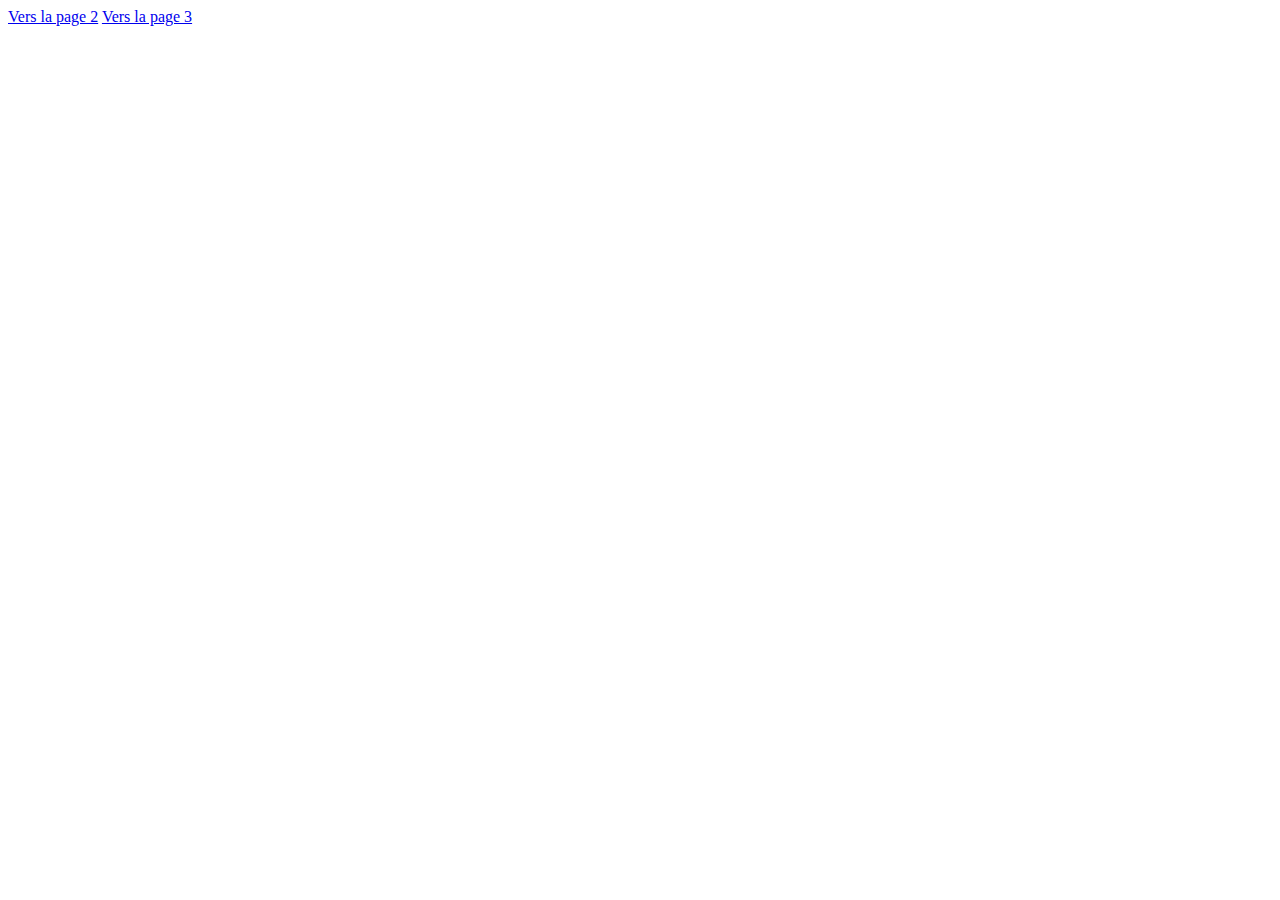
<file: go/redirection/page.html>
<!DOCTYPE html>
<html lang="en">
<head>
    <meta charset="UTF-8">
    <meta http-equiv="X-UA-Compatible" content="IE=edge">
    <meta name="viewport" content="width=device-width, initial-scale=1.0">
    <title>Document</title>
</head>
<body>
    <a href="/page2">Vers la page 2</a>
    <a href="/page3">Vers la page 3</a>
    
</body>
</html>
</file>
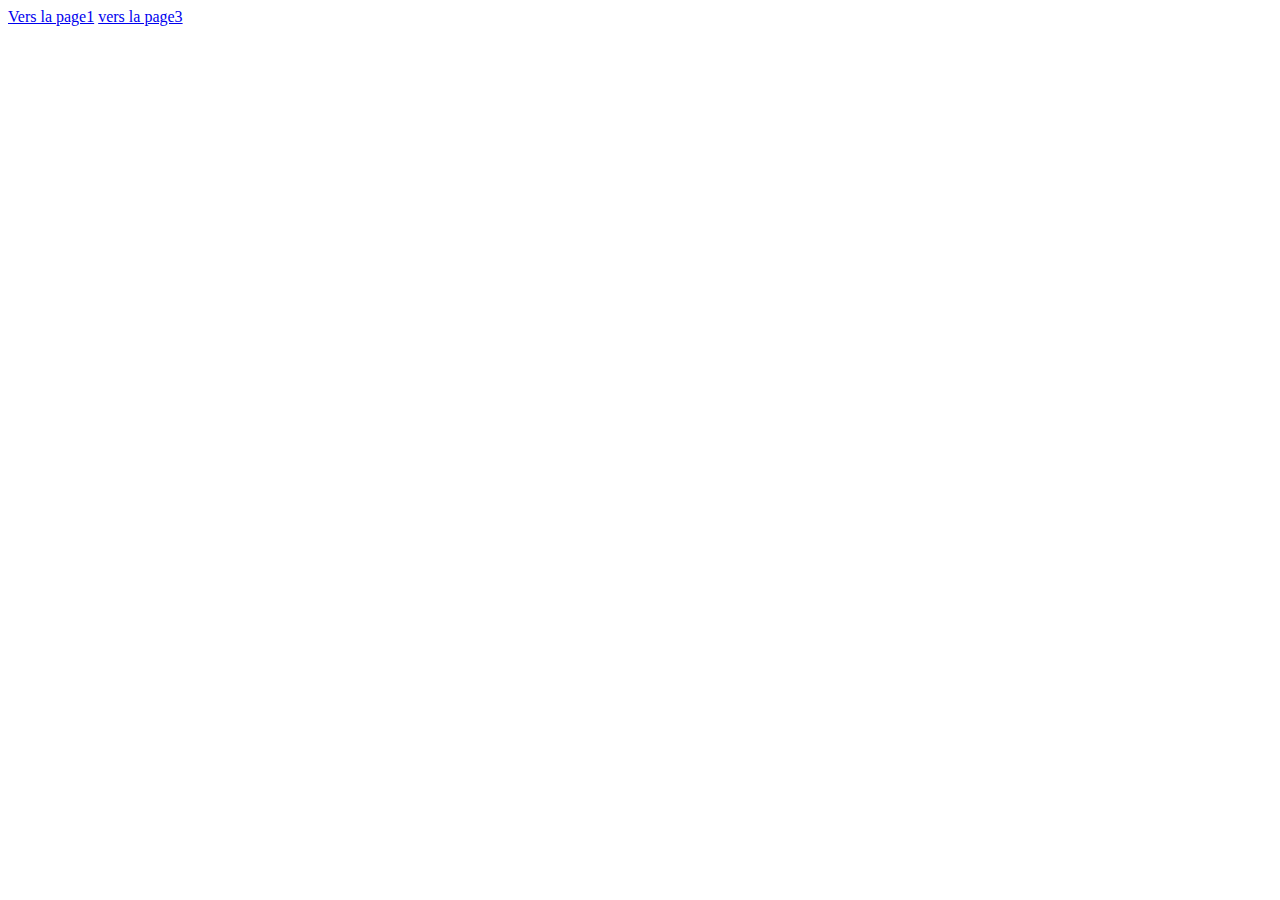
<file: go/redirection/page2.html>
<!DOCTYPE html>
<html lang="en">
<head>
    <meta charset="UTF-8">
    <meta http-equiv="X-UA-Compatible" content="IE=edge">
    <meta name="viewport" content="width=device-width, initial-scale=1.0">
    <title>Document</title>
</head>
<body>
    <a href="/">Vers la page1</a>
    <a href="/page3">vers la page3</a>
</body>
</html>
</file>
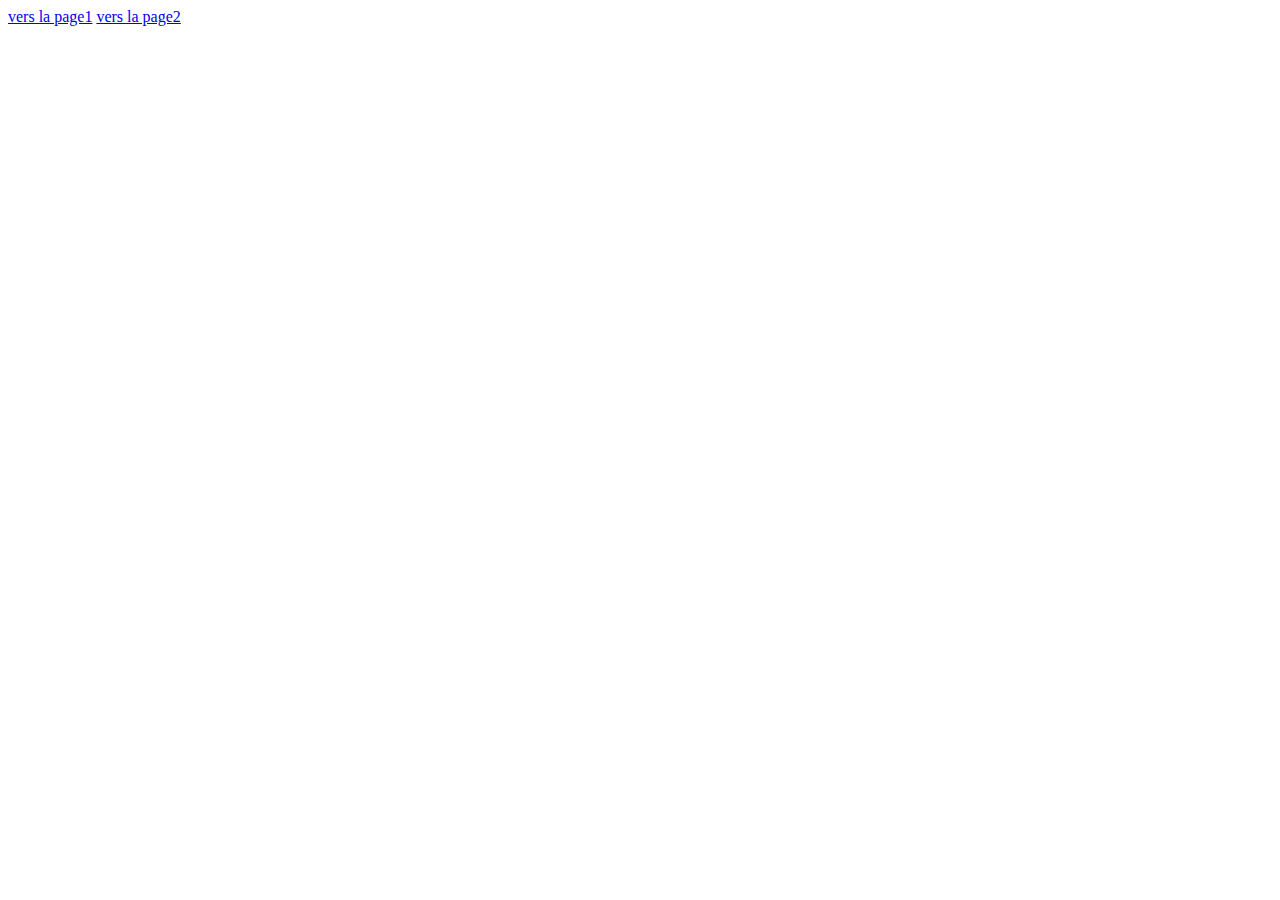
<file: go/redirection/page3.html>
<!DOCTYPE html>
<html lang="en">
<head>
    <meta charset="UTF-8">
    <meta http-equiv="X-UA-Compatible" content="IE=edge">
    <meta name="viewport" content="width=device-width, initial-scale=1.0">
    <title>Document</title>
</head>
<body>
    <a href="/">vers la page1</a>
    <a href="/page2">vers la page2</a>
</body>
</html>
</file>
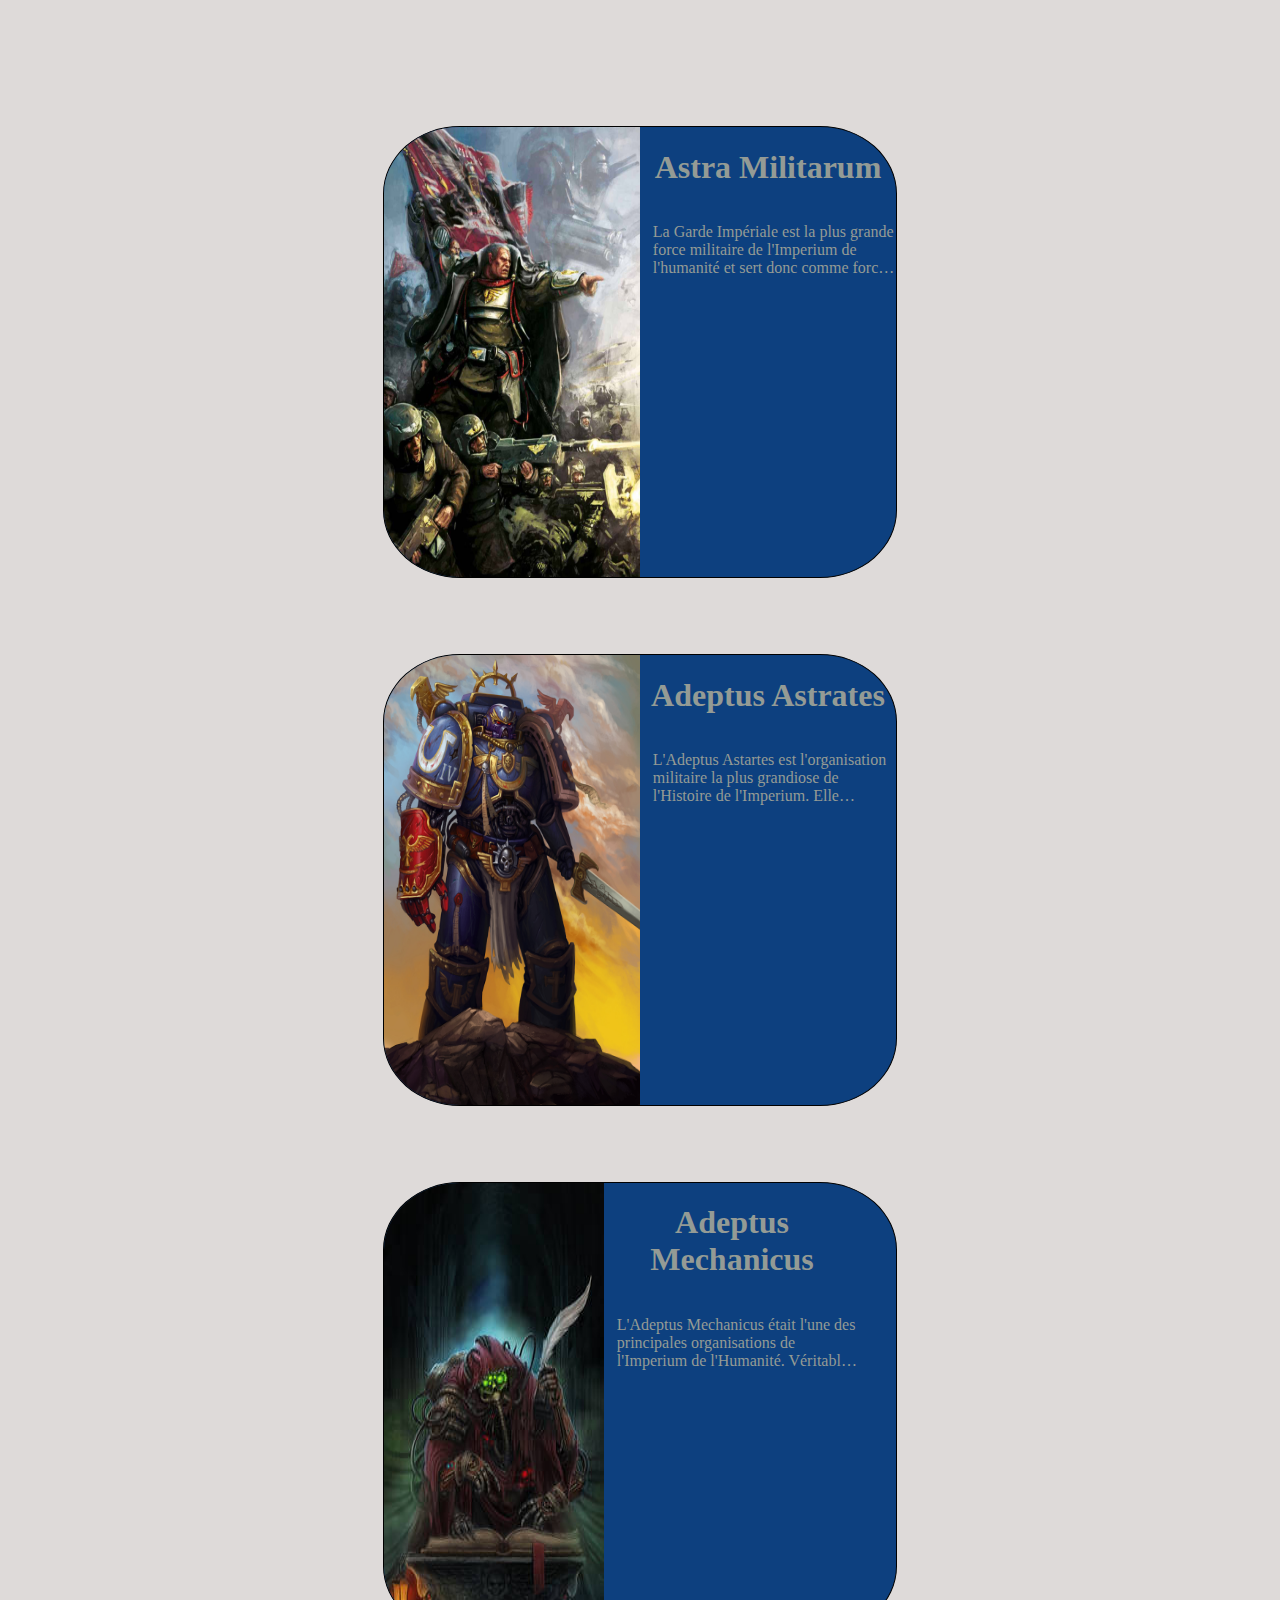
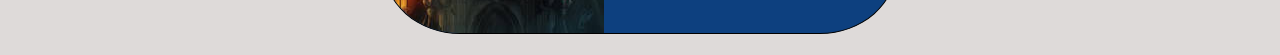
<file: web/cards/cards.html>
<!DOCTYPE html>
<html lang="en">
  <head>
    <meta charset="UTF-8" />
    <meta http-equiv="X-UA-Compatible" content="IE=edge" />
    <meta name="viewport" content="width=device-width, initial-scale=1.0" />
    <link rel="stylesheet" href="cards.css" />
    <title>Document</title>
  </head>
  <body>
    <div class="cards">
      <div id="cards1" class="card">
        <div class="imgcard">
          <img src="../image/astraIlustration.jpg" alt="astra militarum" />
        </div>
        <div class="text">
          <div class="titlecard">
            <h1>Astra Militarum</h1>
          </div>
          <div class="textcard">
            <p>
              La Garde Impériale est la plus grande force militaire de
              l'Imperium de l'humanité et sert donc comme force de combat
              primaire de l'Imperium et de première ligne de défense contre les
              ennemis multiples qui menacent l'existence de la race humaine à la
              fin du 41e Millénaire. Elle est composée d'innombrables milliards
              d'hommes et de femmes des centaines de milliers de différents
              régiments, soutenus par une vaste gamme de véhicules blindés
              légers et lourds qui fournissent le coup de poing offensive
              principale de la Garde.
            </p>
          </div>
        </div>
      </div>
      <div id="cards2" class="card">
        <div class="imgcard">
          <img src="../image/adeptus astrates.jpg" alt="adeptus astrates" />
        </div>
        <div class="text">
          <div class="titlecard">
            <h1>Adeptus Astrates</h1>
          </div>
          <div class="textcard">
            <p>
              L'Adeptus Astartes est l'organisation militaire la plus grandiose
              de l'Histoire de l'Imperium. Elle rassemble tous les soldats créés
              à l'image de l'Empereur, les space marines, il y a plus de 10,000
              ans. Elle compte aujourd'hui un nombre infime de combattants
              actifs comparé à l'ensemble de la population de la galaxie, mais
              c'est avec une force surhumaine et une puissance stratégique hors
              norme que l'Adeptus Astartes est capable de défendre l'Imperium
              contre toutes menaces.
            </p>
          </div>
        </div>
      </div>
      <div id="cards3" class="card">
        <div class="imgcard">
          <img src="../image/adeptus_mechanicus_by_baklaher_d8yfc8i-350t.jpg" alt="adeptus mechanicus" />
        </div>
        <div class="text">
          <div class="titlecard">
            <h1>Adeptus Mechanicus</h1>
          </div>
          <div class="textcard">
            <p>
              L'Adeptus Mechanicus était l'une des principales organisations de
              l'Imperium de l'Humanité. Véritable ordre religieux vénérant les
              machines, les Technoprêtres de l'Adeptus Mechanicus entretenaient
              le Trône d'Or et géraient les mondes-forges. L'organisation était
              basée sur Mars, le premier des Mondes-forges, et possédait un
              siège au sein des Hauts Seigneurs de Terra.
            </p>
          </div>
        </div>
      </div>
    </div>
  </body>
</html>
</file>
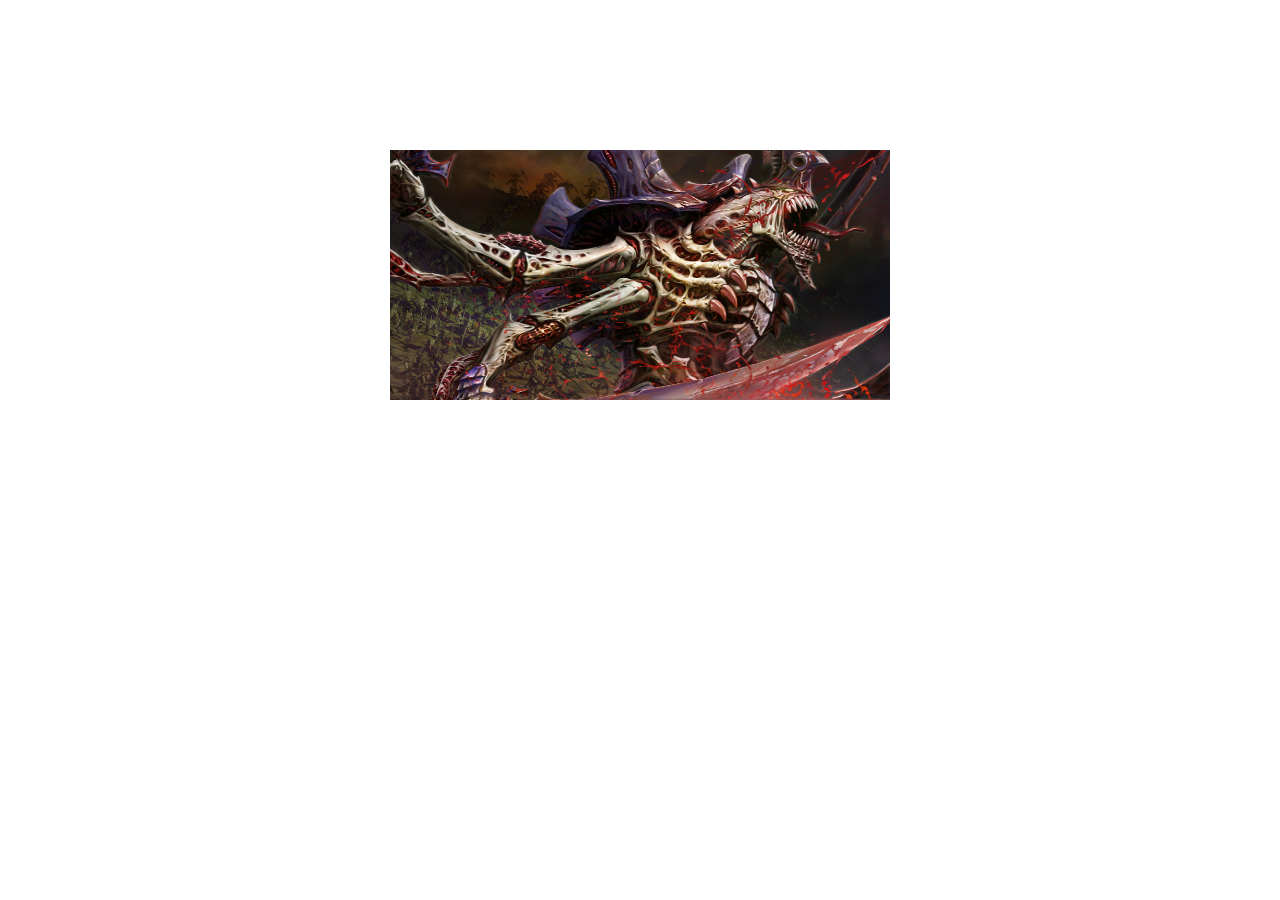
<file: web/carouselHtmlCSS/carousel.html>
<!DOCTYPE html>
<html lang="en">
<head>
    <meta charset="UTF-8">
    <meta http-equiv="X-UA-Compatible" content="IE=edge">
    <meta name="viewport" content="width=device-width, initial-scale=1.0">
    <title>Document</title>
    <link rel="stylesheet" href="carousel.css">
</head>
<body>
    <div class="slider">
		<div class="slides">
			<div class="slide"><img src="../image/slide1.jpg"alt="" /></div>
			<div class="slide"><img src="../image/slide2.jpg"alt="" /></div>
            <div class="slide"><img src="../image/slide3.jpg"alt="" /></div>
		</div>
	</div>
    
</body>
</html>
</file>
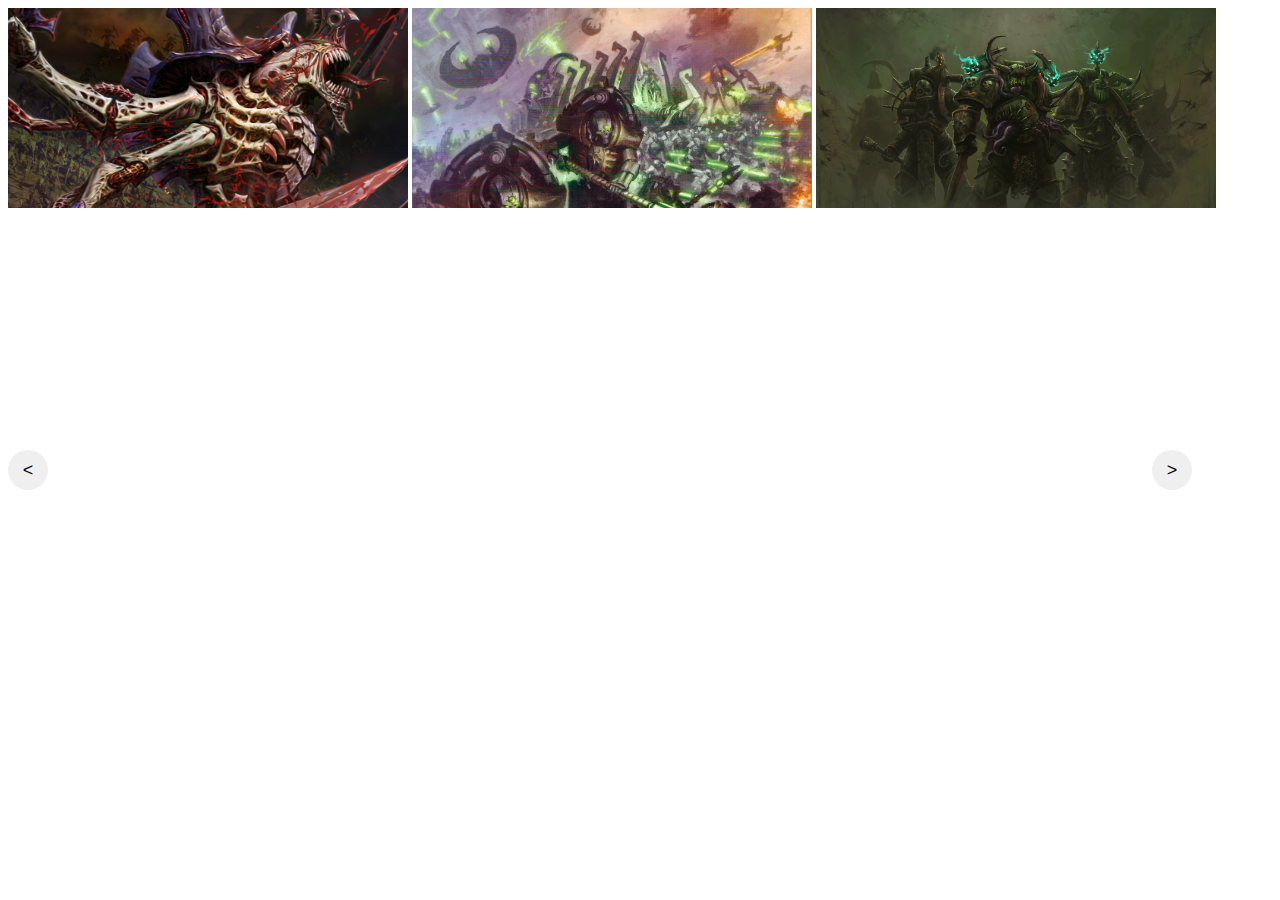
<file: web/CarouselJS/CarouselJS.html>
<!DOCTYPE html>
<html lang="en">
  <head>
    <meta charset="UTF-8" />
    <meta http-equiv="X-UA-Compatible" content="IE=edge" />
    <meta name="viewport" content="width=device-width, initial-scale=1.0" />
    <title>Document</title>
    <link rel="stylesheet" href="carouselJS.css" />
  </head>
  <body>
    <div id="carousel2">
        <div id="container">
            <div class="photo" id="photo1"></div>
            <div class="photo" id="photo2"></div>
            <div class="photo" id="photo3"></div>
        </div>
      <button class="btn" id="g"><</button>
      <button class="btn" id="d">></button>
        <script>
            const nbr=3;
            var p=0;
            var container=document.getElementById("container")
            var g=document.getElementById("g")
            var d=document.getElementById("d")
            container.style.width=(800*nbr)+"px";

            g.onclick=function(){
                if(p>-nbr+1)
                p--;
                container.style.transform="translate("+p*400+"px)"
                container.style.transition="all 0.5s ease"
            }
            d.onclick=function(){
                if(p<0)
                p++;
                container.style.transform="translate("+p*400+"px)"
                container.style.transition="all 0.5s ease"
            }

        </script>
    </div>
  </body>
</html>
</file>
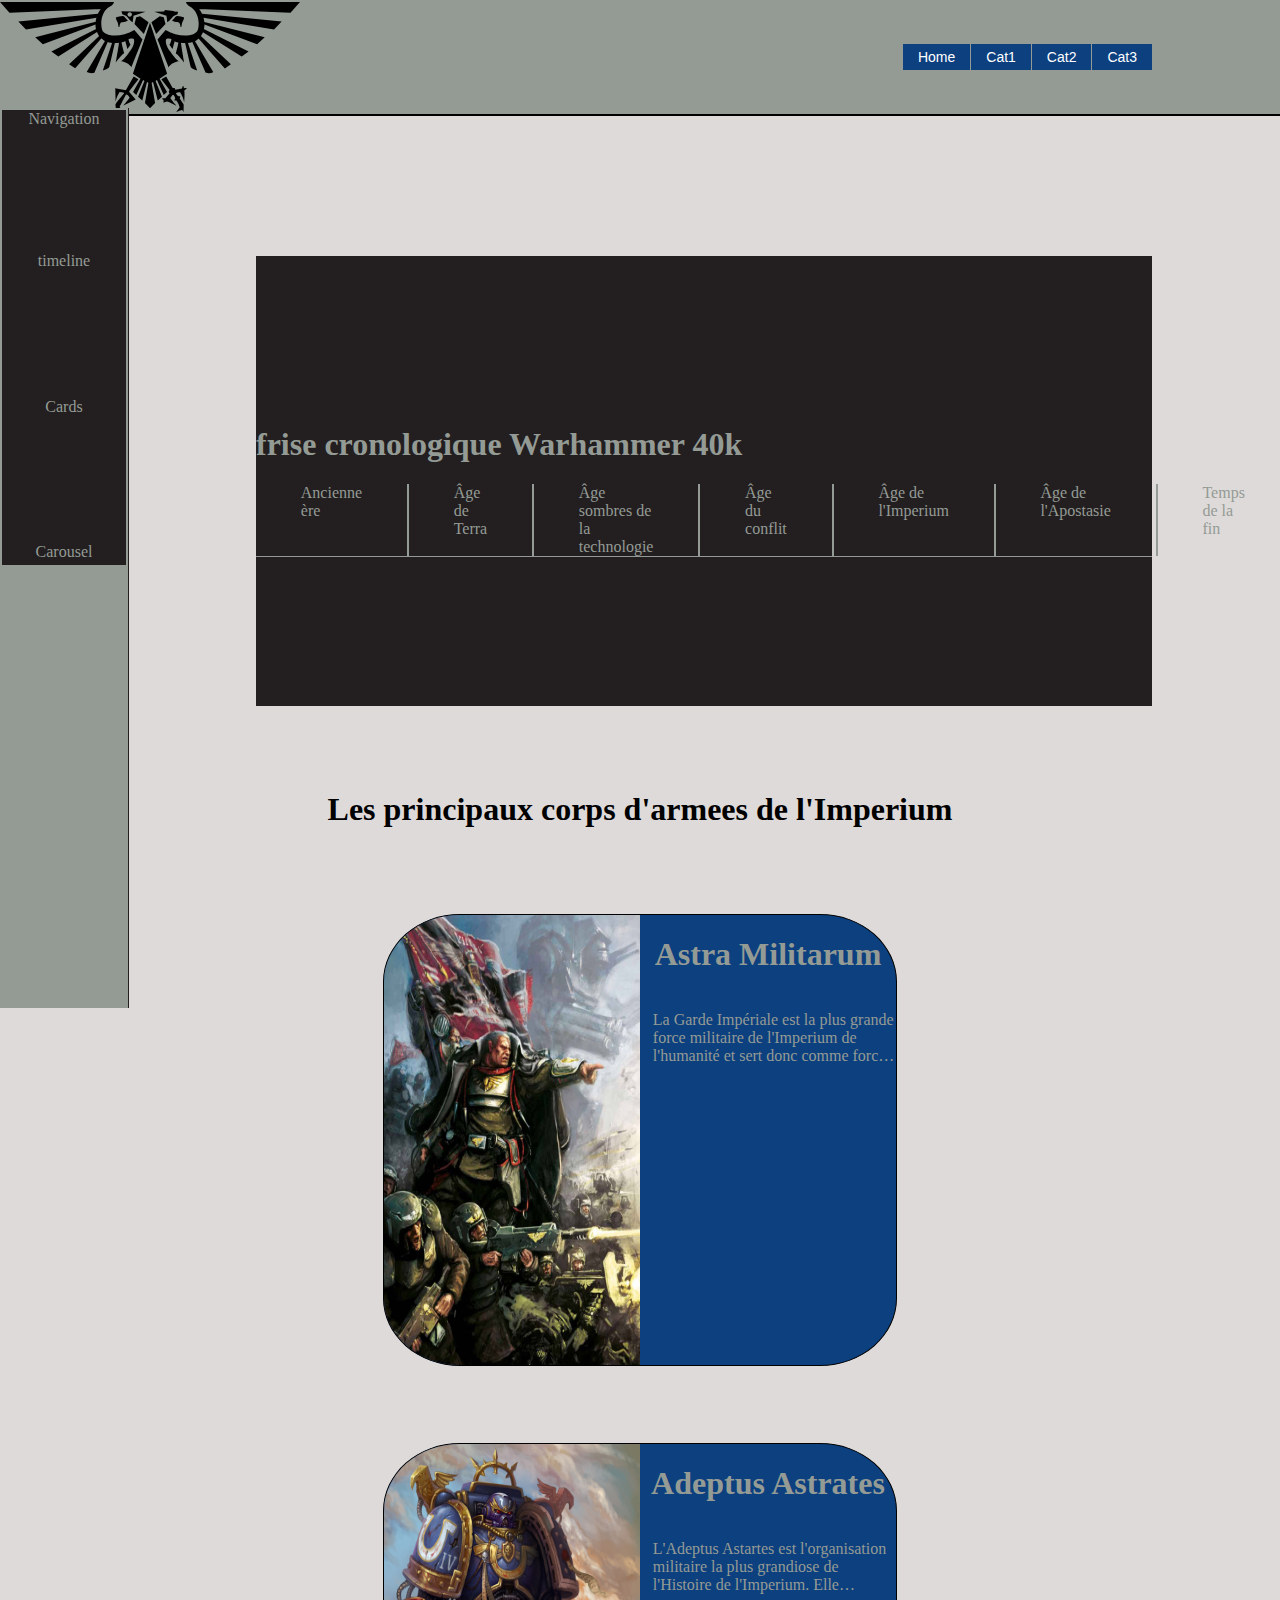
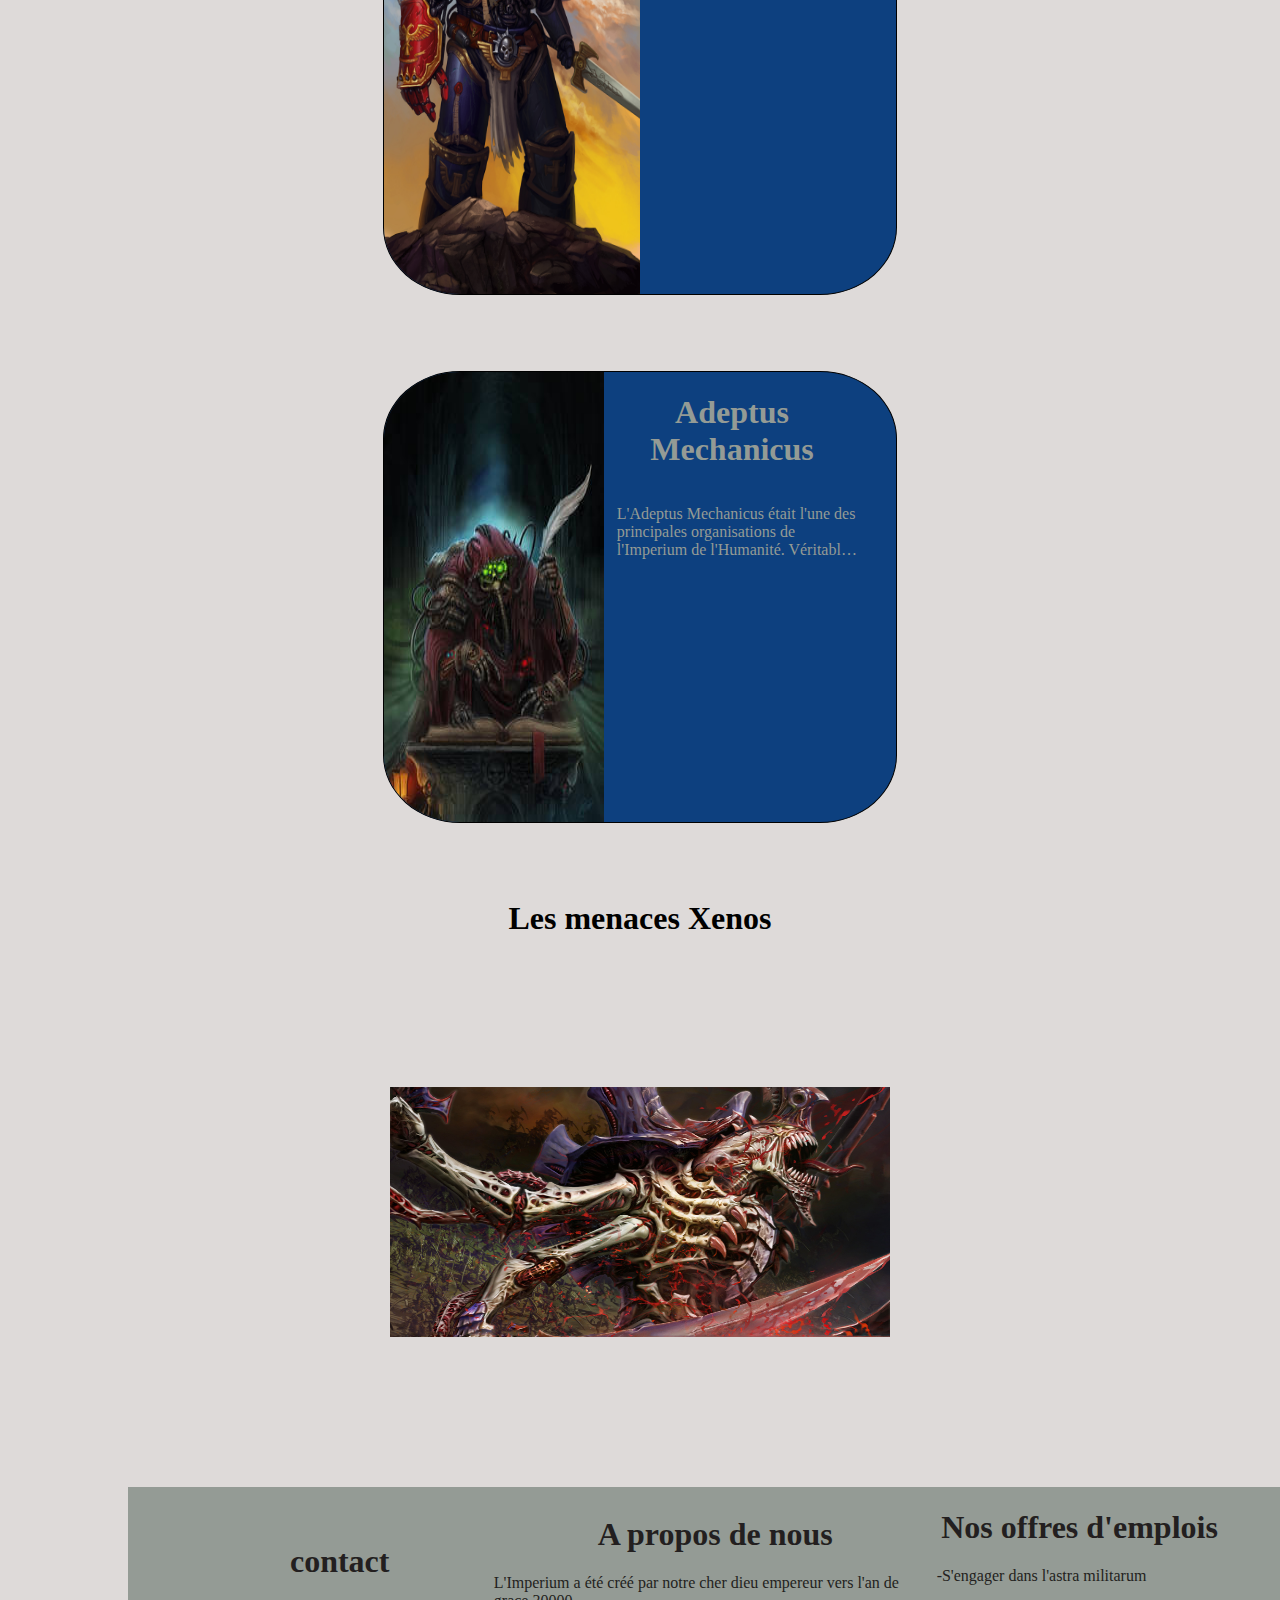
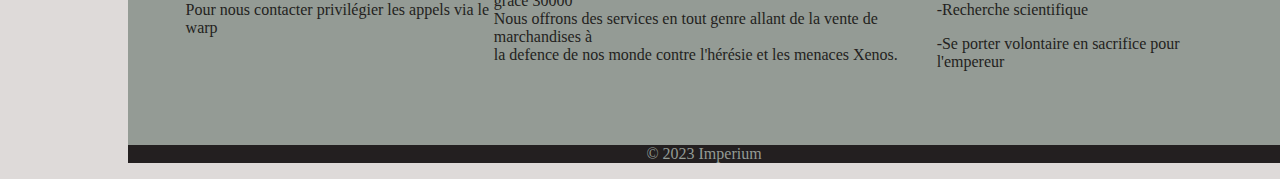
<file: web/site/site.html>
<!DOCTYPE html>
<html lang="fr">
<head>
    <meta charset="UTF-8">
    <meta http-equiv="X-UA-Compatible" content="IE=edge">
    <meta name="viewport" content="width=device-width, initial-scale=1.0">
    <link rel="stylesheet" href="../header/style.css">
    <link rel="stylesheet" href="site.css">
    <link rel="stylesheet" href="../scrollbar/scrollbar.css">
    <link rel="stylesheet" href="../STICKYVERTICALNAVBAR/StickyVerNav.css">
    <link rel="stylesheet" href="../timeline/timeline.css">
    <link rel="stylesheet" href="../cards/cards.css">
    <link rel="stylesheet" href="../carouselHtmlCSS/carousel.css">
    <link rel="stylesheet" href="../CarouselJS/carouselJS.css">
    <link rel="stylesheet" href="../footer/footer.css">
    <title>Document</title>
</head>
<body>
    <header>
        <div><img id="logo" src="../image/imperial-aquila.svg" alt="logo" /></div>
        <ul id="menu">
          <li><a href="#">Home</a></li>
          <li><a href="#">Cat1</a>
              <ul>
                  <li><a href="#">Cat1</a></li>
                  <li><a href="#">Cat2</a></li>
                  <li><a href="#">Cat3</a></li>
                  <li><a href="#">Cat4</a></li>
              </ul>
          </li>
          <li><a href="#">Cat2</a>
              <ul>
                  <li><a href="#">Cat1</a></li>
                  <li><a href="#">Cat2</a></li>
                  <li><a href="#">Cat3</a></li>
                  <li><a href="#">Cat4</a></li>
              </ul>
          </li>
          <li><a href="#">Cat3</a>
              <ul>
                  <li><a href="#">Cat1</a></li>
                  <li><a href="#">Cat2</a></li>
                  <li><a href="#">Cat3</a></li>
              </ul>
          </li>
      </ul>
      </header>
      <div class="VerticalNav">
        <div class="menuVer">
            <div id="MenuTitle">Navigation</div>
            <div class="linkMenu">
            <a href="#timeline">timeline</a>
            <a href="#CARD">Cards</a>
            <a href="#carousel1">Carousel</a> 
        </div>
        </div>
    </div>

    <div> 
        
        <div id="timeline">
            <h1>frise cronologique Warhammer 40k</h1>
            <div class="period">
                <div class="era" id="first">Ancienne ère</div>
                <div class="era">Âge de Terra</div>
                <div class="era">Âge sombres de la technologie</div>
                <div class="era">Âge du conflit</div>
                <div class="era">Âge de l'Imperium</div>
                <div class="era">Âge de l'Apostasie</div>
                <div class="era" id="last">Temps de la fin</div>
            </div>
            <div class="line"></div>
            
        </div>
    </div>

    <div class="cards">
        <h1 id="CARD">Les principaux corps d'armees de l'Imperium</h1>
        <div id="cards1" class="card">
          <div class="imgcard">
            <img src="../image/astraIlustration.jpg" alt="astra militarum" />
          </div>
          <div class="text">
            <div class="titlecard">
              <h1>Astra Militarum</h1>
            </div>
            <div class="textcard">
              <p>
                La Garde Impériale est la plus grande force militaire de
                l'Imperium de l'humanité et sert donc comme force de combat
                primaire de l'Imperium et de première ligne de défense contre les
                ennemis multiples qui menacent l'existence de la race humaine à la
                fin du 41e Millénaire. Elle est composée d'innombrables milliards
                d'hommes et de femmes des centaines de milliers de différents
                régiments, soutenus par une vaste gamme de véhicules blindés
                légers et lourds qui fournissent le coup de poing offensive
                principale de la Garde.
              </p>
            </div>
          </div>
        </div>
        <div id="cards2" class="card">
          <div class="imgcard">
            <img src="../image/adeptus astrates.jpg" alt="adeptus astrates" />
          </div>
          <div class="text">
            <div class="titlecard">
              <h1>Adeptus Astrates</h1>
            </div>
            <div class="textcard">
              <p>
                L'Adeptus Astartes est l'organisation militaire la plus grandiose
                de l'Histoire de l'Imperium. Elle rassemble tous les soldats créés
                à l'image de l'Empereur, les space marines, il y a plus de 10,000
                ans. Elle compte aujourd'hui un nombre infime de combattants
                actifs comparé à l'ensemble de la population de la galaxie, mais
                c'est avec une force surhumaine et une puissance stratégique hors
                norme que l'Adeptus Astartes est capable de défendre l'Imperium
                contre toutes menaces.
              </p>
            </div>
          </div>
        </div>
        <div id="cards3" class="card">
          <div class="imgcard">
            <img src="../image/adeptus_mechanicus_by_baklaher_d8yfc8i-350t.jpg" alt="adeptus mechanicus" />
          </div>
          <div class="text">
            <div class="titlecard">
              <h1>Adeptus Mechanicus</h1>
            </div>
            <div class="textcard">
              <p>
                L'Adeptus Mechanicus était l'une des principales organisations de
                l'Imperium de l'Humanité. Véritable ordre religieux vénérant les
                machines, les Technoprêtres de l'Adeptus Mechanicus entretenaient
                le Trône d'Or et géraient les mondes-forges. L'organisation était
                basée sur Mars, le premier des Mondes-forges, et possédait un
                siège au sein des Hauts Seigneurs de Terra.
              </p>
            </div>
          </div>
        </div>
      </div>
      <div id="carousel1">
        <h1>Les menaces Xenos</h1>
      <div class="slider">
		<div class="slides">
			<div class="slide"><img src="../image/slide1.jpg"alt="" /></div>
			<div class="slide"><img src="../image/slide2.jpg"alt="" /></div>
            <div class="slide"><img src="../image/slide3.jpg"alt="" /></div>
		</div>
	</div>
    </div>


   

<footer>
    <div class="categorie">
        <div id="contact">
            <H1>contact</H1>
            <p>Pour nous contacter privilégier les appels via le warp</p>
        </div>
        <div id="about">
            <h1>A propos de nous</h1>
            <p>L'Imperium a été créé par notre cher dieu empereur vers l'an de grace 30000 <br>
            Nous offrons des services en tout genre allant de la vente de marchandises à <br>
            la defence de nos monde contre l'hérésie et les menaces Xenos.</p>
            
        </div>
        <div id="services">
            <h1>Nos offres d'emplois</h1>
            <P>-S'engager dans l'astra militarum</P>
            <p>-Recherche scientifique</p>
            <p>-Se porter volontaire en sacrifice pour l'empereur</p>
        </div>

    </div>
    <div id="copyright">
        <p>© 2023 Imperium</p>
    </div>
</footer>
    </div>
</body>
</html>
</file>
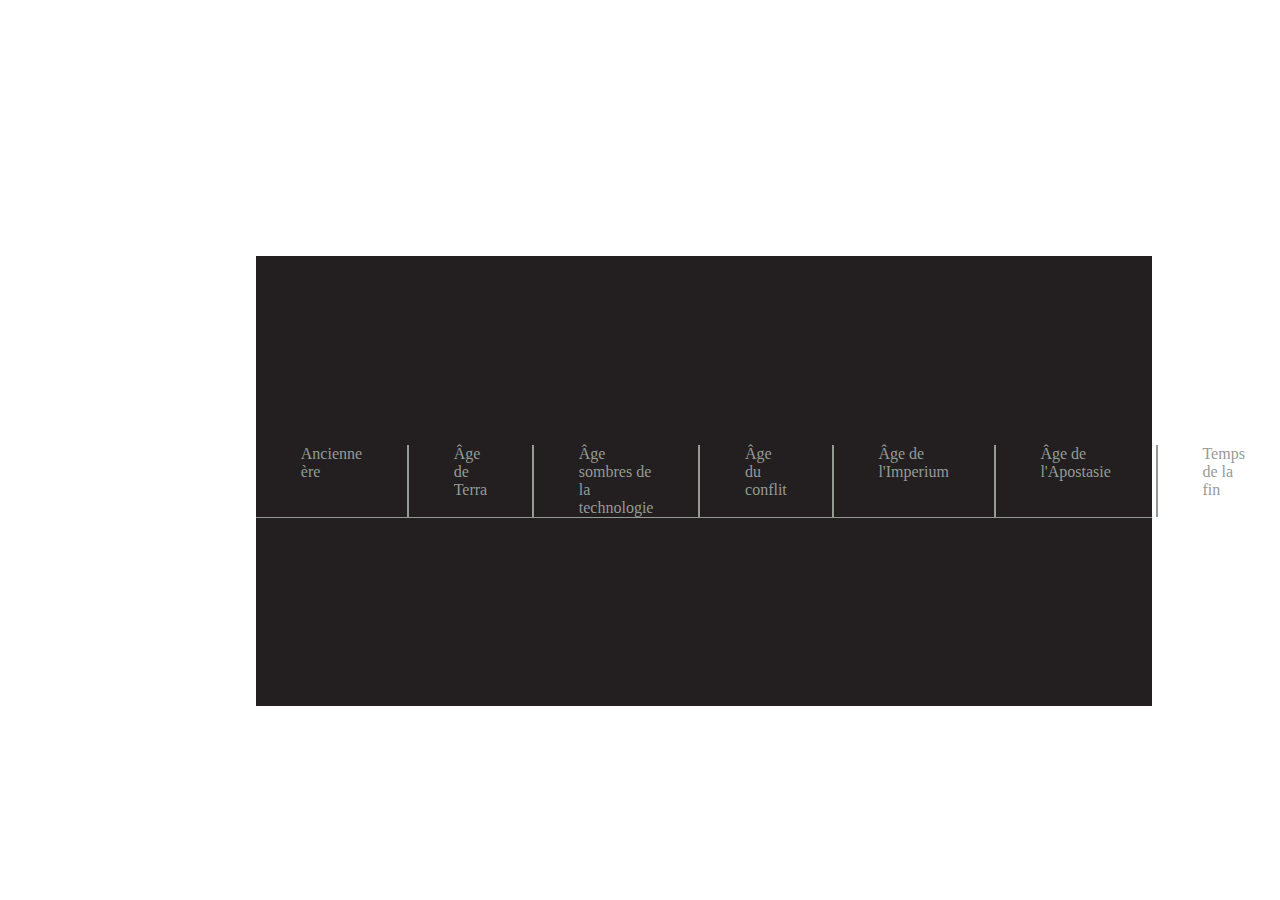
<file: web/timeline/timeline.html>
<!DOCTYPE html>
<html lang="en">
<head>
    <meta charset="UTF-8">
    <meta http-equiv="X-UA-Compatible" content="IE=edge">
    <meta name="viewport" content="width=device-width, initial-scale=1.0">
    <link rel="stylesheet" href="timeline.css">
    <title>Document</title>
</head>
<body>
    <div id="timeline">
        <div class="period">
            <div class="era" id="first">Ancienne ère</div>
            <div class="era">Âge de Terra</div>
            <div class="era">Âge sombres de la technologie</div>
            <div class="era">Âge du conflit</div>
            <div class="era">Âge de l'Imperium</div>
            <div class="era">Âge de l'Apostasie</div>
            <div class="era" id="last">Temps de la fin</div>
        </div>
        <div class="line"></div>
        
    </div>
</body>
</html>
</file>
<file: web/cards/cards.css>
.card{
    border: black solid 1px;
    border-radius: 15%;
    height: 50vh;
    width: 40vw;
    display: flex;
    margin: 1%;
    background-color: #0d407f ;
    color: #949b95;
    display: flex;
    flex-wrap: wrap;
    overflow: hidden;
    margin-top: 5%;
}

.imgcard{
    max-width: 50%;
    max-height: 150%;
    overflow: hidden;
}

img{
    height: 100%;
    width: 100%;
}

.text{
    width: 50%;

}

.titlecard{
    text-align: center;
}

body{
    background-color: #DEDAD9;
}

.textcard{
    margin-left:5%;
    display: -webkit-box;
  -webkit-line-clamp: 3;
  -webkit-box-orient: vertical;
  overflow: hidden;
  text-overflow: ellipsis;

}

.cards{
    display: flex;
    flex-direction: column;
    align-items: center;
    margin-top: 5%;
}
</file>
<file: web/carouselHtmlCSS/carousel.css>
.slider {
    width: 500px;
    height: 250px;
    overflow: hidden;
    margin: 150px auto;
}
.slides {
    width: calc(500px * 3);
    animation: glisse 15s infinite;
}
.slide {
    float: left;
}

@keyframes glisse {
    0% {
        transform: translateX(0);
    }
    33% {
        transform: translateX(-500px);
    }
    66% {
        transform: translateX(-1000px);
    }
    76% {
        transform: translateX(-500px);
    }
    100% {
        transform: translateX(0);
    }
}

.slide img{
    width: 500px;
    height: 250px;
}

#carousel1 h1{
    text-align: center;
    margin-top: 5%;
}
</file>
<file: web/CarouselJS/carouselJS.css>
.btn {
    position: absolute;
    width: 40px;
    height: 40px;
    padding: 10px;
    border: none;
    border-radius: 50%;
    z-index: 10px;
    cursor: pointer;
    font-size: 18px;
    top: 50%;
}

.photo{
    width: 400px;
    height: 200px;
    margin:0;
    display:inline-block;
    background-size: cover;
}

#photo1{
    background-image: url('slide1.jpg');
}
#photo2{
    background-image: url('slide2.jpg');
}
#photo3{
    background-image: url('slide3.jpg');
}

#d{
    position: absolute;
   
    left: 90%;
}
  
#carousel{
    width: 400px;
    height: 200px;
    border: black solid;
    position: relative;
    overflow: hidden;
}

container{
    width: 400px;
    height: 200px;
}
</file>
<file: web/header/style.css>
header{
    border-bottom: 2px black solid;
    display: flex;
    width: 100%;
    justify-content: space-between;
    position: fixed;
    background-color: #949b95;
    top: 0;
    
}

#logo{
  width: 100%;
  height: 100%;
  
}

#menu{
    display: flex;
    align-items: center;
    justify-self: end;
    margin-right: 10%;
}

ul {
  font-family: Arial, Verdana;
  font-size: 14px;
  margin: 0;
  padding: 0;
  list-style: none;
}
ul li {
  display: block;
  position: relative;
  float: left;
}
li ul {
  display: none;
}
ul li a {
  display: block;
  text-decoration: none;
  color: #ffffff;
  padding: 5px 15px 5px 15px;
  background:#0d407f ;
  margin-left: 1px;
  white-space: nowrap;
}
ul li a:hover {
background: #231f20;
}
li:hover ul {
  display: block;
  position: absolute;
}
li:hover li {
  float: none;
  font-size: 11px;
}
li:hover a { background: #3b3b3b; }
li:hover li a:hover {
  background: #1e7c9a;
}
</file>
<file: web/site/site.css>
body{
    margin: 0;
    padding: 0;
    min-height:100%;
}

html{
    margin:0;
    padding: 0;
}
</file>
<file: web/scrollbar/scrollbar.css>
.divScroll{
    min-width: 100%;
    min-height: 1000px;
    background-color: aquamarine;
}

::-webkit-scrollbar {
    width: 10px;
  }
  
 
  ::-webkit-scrollbar-thumb {
    background-color: #3b3b3b;
  }
  
 
  ::-webkit-scrollbar-track {
    background-color: lightgray;
  }
</file>
<file: web/STICKYVERTICALNAVBAR/StickyVerNav.css>
.VerticalNav{
    position: fixed;
    top: 12%;
    height: 100vh;
    width: 10vw;
    background-color: #949b95;
    border-right: #231f20 solid 1px;
}

a{
    text-decoration: none;
}

.menuVer{
    display: flex;
    flex-direction: column;
    text-align: center;
    background-color: #231f20;
    color:#949b95 ;
    transition: 0.5s;
    margin: 2px;
}

.menuVer a{
    color: #949b95;
    margin-top: 100%;
    margin-bottom: 3%;
}

.linkMenu{
    
    display: flex;
    flex-direction: column;
}

.menuVer:hover{
    color:#52b244;
    text-shadow:#3e805d 1px 0 10px;
    transition: 0.5s;
}
</file>
<file: web/timeline/timeline.css>
#timeline{
    height: 50vh;
    width: 70vw;
    background-color: #231f20;
    color:#949b95;
    display: flex;
    flex-direction: column;
    justify-content: center;
    margin-top: 20%;
    margin-left: 20%;
}

body{
    margin: 0;
    padding: 0;    
}

.line{
    border-bottom: #949b95 1px solid;
    width: 100%;
    
}
.period{
    display: flex;
}
.era{
    border-right: #949b95 1px solid;
    border-left:#949b95 1px solid;
    padding-right: 5% ;
    padding-left: 5%;
    transition: 0.5s;
}

#first{
    border-left: none;
}

#last{
    border-right: none;
}

.era:hover{
    color:#52b244;
    text-shadow:#3e805d 1px 0 10px;
    transition: 0.5s;
    
}
</file>
<file: web/footer/footer.css>
footer{
    background-color: #949b95;
    width: 90%;
    height: 100%;
    color: #231f20;
    position: relative;
    top: 100%;
    margin-left: 10%;
    bo

    

}

#copyright{
    background-color: #231f20;
    color: #949b95;
    text-align: center;
}

.categorie{
    display: flex;
    justify-content: space-between;
    margin: 5%;
    height: 100%;
    align-items: center;
}

h1{
    justify-self: center;
}
</file>
